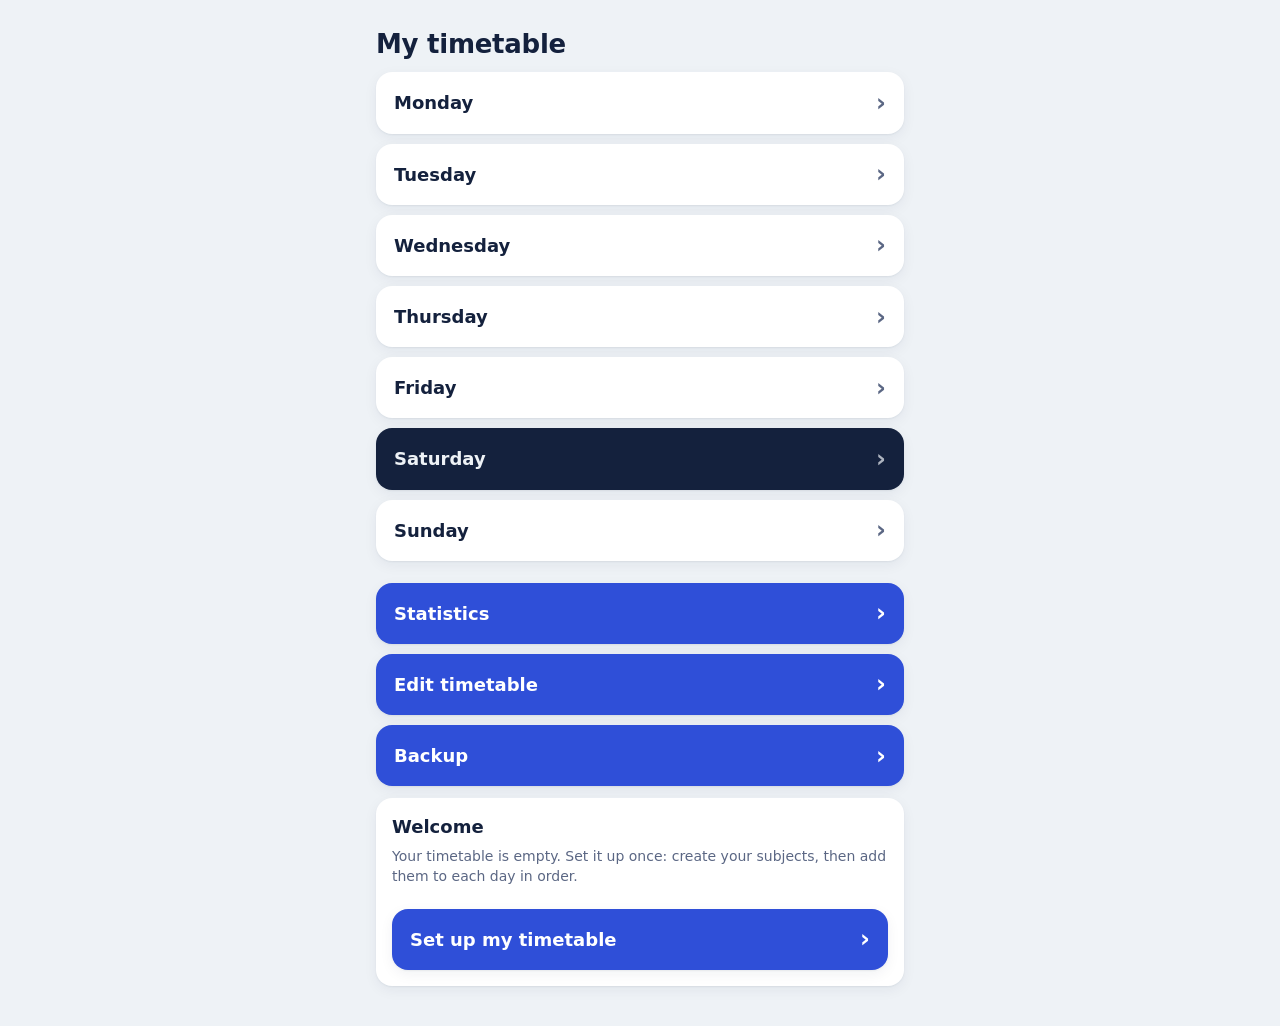
<file: index.html>
<!DOCTYPE html>
<html lang="en">
<head>
  <meta charset="utf-8">
  <meta name="viewport" content="width=device-width, initial-scale=1">
  <title>Attendance Tracker</title>
  <link rel="stylesheet" href="style1.css">

  <link rel="manifest" href="manifest.json">
<meta name="theme-color" content="#14213d">
<link rel="icon" href="icon-192.png">
<link rel="apple-touch-icon" href="icon-180.png">
<meta name="apple-mobile-web-app-capable" content="yes">
<meta name="mobile-web-app-capable" content="yes">
<meta name="apple-mobile-web-app-title" content="Attendance">

</head>
<body>
  <h1>My timetable</h1>
  <p id="backupNote" class="backup-note"></p>

  <a class="day" href="day.html?day=monday">Monday</a>
  <a class="day" href="day.html?day=tuesday">Tuesday</a>
  <a class="day" href="day.html?day=wednesday">Wednesday</a>
  <a class="day" href="day.html?day=thursday">Thursday</a>
  <a class="day" href="day.html?day=friday">Friday</a>
  <a class="day" href="day.html?day=saturday">Saturday</a>
  <a class="day" href="day.html?day=sunday">Sunday</a>

  <a class="day stats-link" href="statistics.html">Statistics</a>
  <a class="day stats-link" href="edit.html">Edit timetable</a>
  <a class="day stats-link" href="backup.html">Backup</a>

  <div id="welcome" class="subject" hidden>
  <div class="title">Welcome</div>
  <p class="hint">Your timetable is empty. Set it up once: create your subjects, then add them to each day in order.</p>
  <a class="day stats-link" href="edit.html">Set up my timetable</a>
</div>

  <script src="store.js"></script>
  <script>
    // highlight today
    const names = ["sunday","monday","tuesday","wednesday","thursday","friday","saturday"];
    const today = names[new Date().getDay()];
    const link = document.querySelector('a[href$="day=' + today + '"]');
    if (link) link.classList.add("today");

    const noteEl = document.getElementById("backupNote");

    if (namesInTimetable().length === 0) {
      // first run: show the welcome box, skip the backup reminder
      document.getElementById("welcome").hidden = false;
    } else {
      const age = backupAge();
      if (age === null) {
        noteEl.textContent = "No backup yet. Open Backup and make one.";
        noteEl.classList.add("bad");
      } else if (age > 7) {
        noteEl.textContent = "Your last backup was " + age + " days ago.";
        noteEl.classList.add("bad");
      }
    }
  </script>
</body>
</html>
</file>
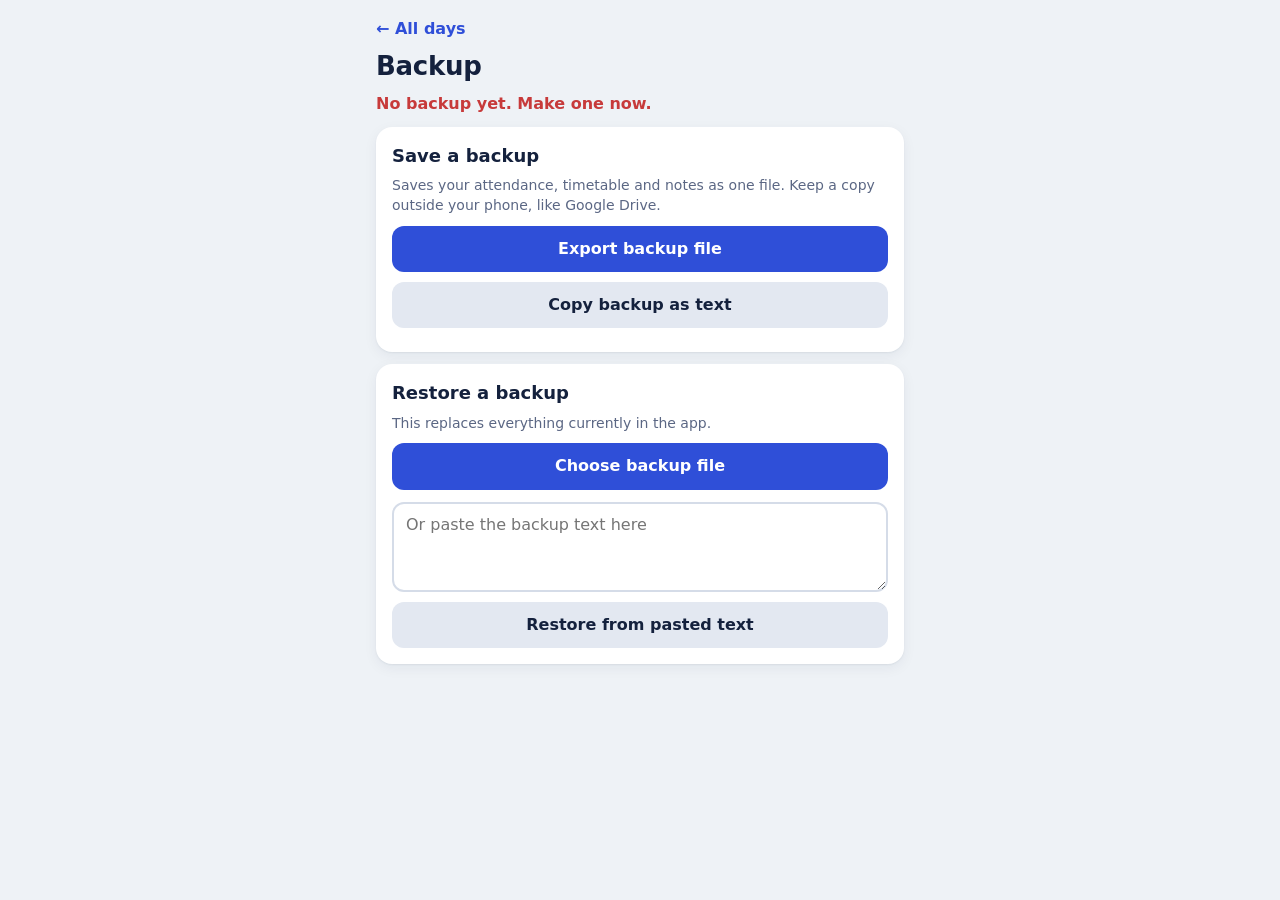
<file: backup.html>
<!DOCTYPE html>
<html lang="en">
<head>
  <meta charset="utf-8">
  <meta name="viewport" content="width=device-width, initial-scale=1">
  <title>Backup</title>
  <link rel="stylesheet" href="style1.css">

  <link rel="manifest" href="manifest.json">
<meta name="theme-color" content="#14213d">
<link rel="icon" href="icon-192.png">
<link rel="apple-touch-icon" href="icon-180.png">
<meta name="apple-mobile-web-app-capable" content="yes">
<meta name="mobile-web-app-capable" content="yes">
<meta name="apple-mobile-web-app-title" content="Attendance">

</head>
<body>
  <a class="back" href="index.html">← All days</a>
  <h1>Backup</h1>
  <p id="status" class="backup-status"></p>

  <div class="subject">
    <div class="title">Save a backup</div>
    <p class="hint">Saves your attendance, timetable and notes as one file. Keep a copy outside your phone, like Google Drive.</p>
    <button id="exportBtn" class="wide">Export backup file</button>
    <button id="copyBtn" class="wide soft">Copy backup as text</button>
    <p id="result" class="backup-status"></p>
  </div>

  <div class="subject">
    <div class="title">Restore a backup</div>
    <p class="hint">This replaces everything currently in the app.</p>
    <button id="importBtn" class="wide">Choose backup file</button>
    <input type="file" id="fileInput" hidden>
    <textarea id="pasteBox" placeholder="Or paste the backup text here"></textarea>
    <button id="pasteBtn" class="wide soft">Restore from pasted text</button>
  </div>

  <script src="store.js"></script>
  <script src="backup.js"></script>
</body>
</html>
</file>
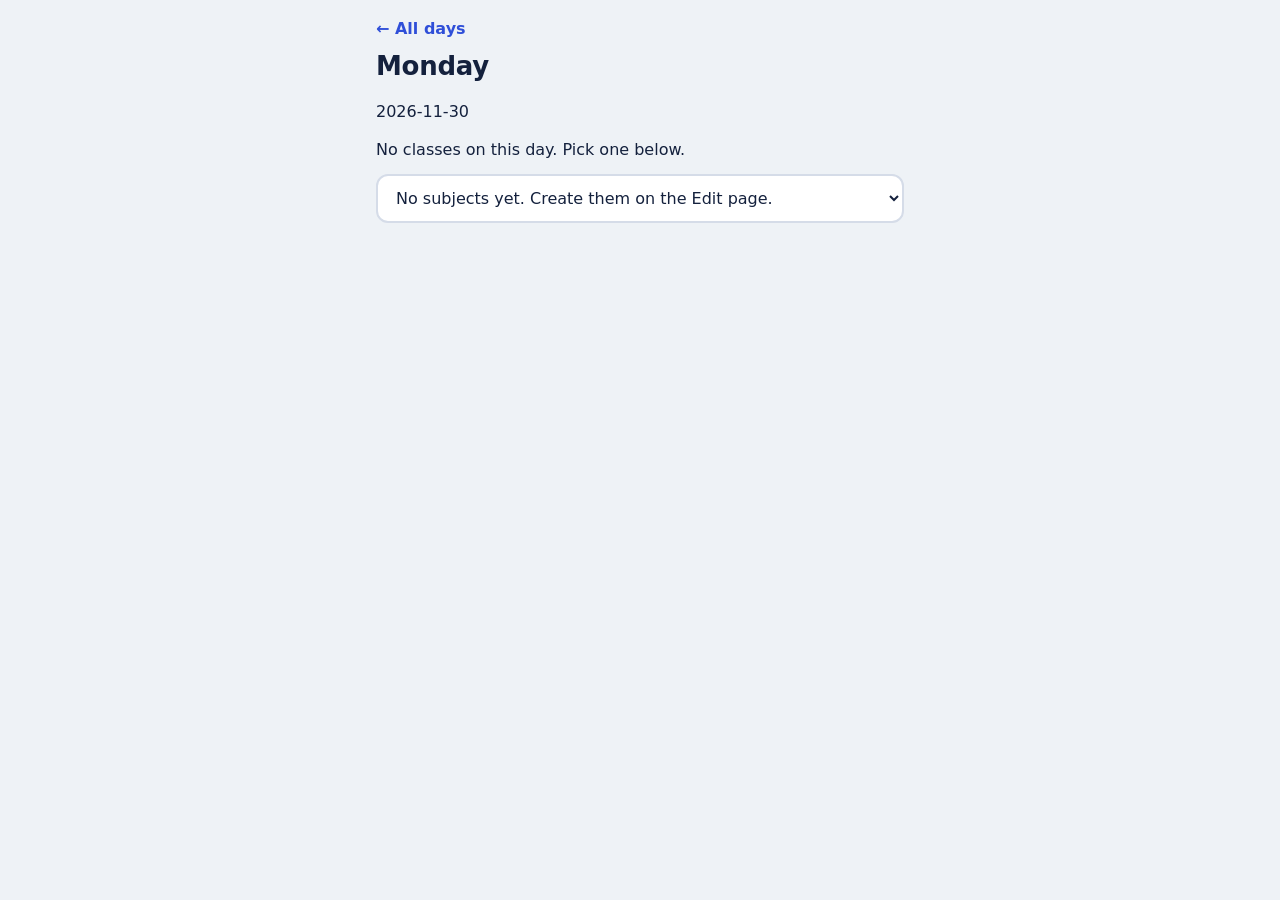
<file: day.html>
<!DOCTYPE html>
<html lang="en">
<head>
  <meta charset="utf-8">
  <meta name="viewport" content="width=device-width, initial-scale=1">
  <title>Day</title>
  <link rel="stylesheet" href="style1.css">

  <link rel="manifest" href="manifest.json">
<meta name="theme-color" content="#14213d">
<link rel="icon" href="icon-192.png">
<link rel="apple-touch-icon" href="icon-180.png">
<meta name="apple-mobile-web-app-capable" content="yes">
<meta name="mobile-web-app-capable" content="yes">
<meta name="apple-mobile-web-app-title" content="Attendance">

</head>
<body>
  <a class="back" href="index.html">← All days</a>
  <h1 id="dayTitle"></h1>
  <p id="dateText"></p>

  <div id="list"></div>

  <select id="subjectSelect"></select>

  <script src="store.js"></script>
  <script src="day.js"></script>
</body>
</html>
</file>
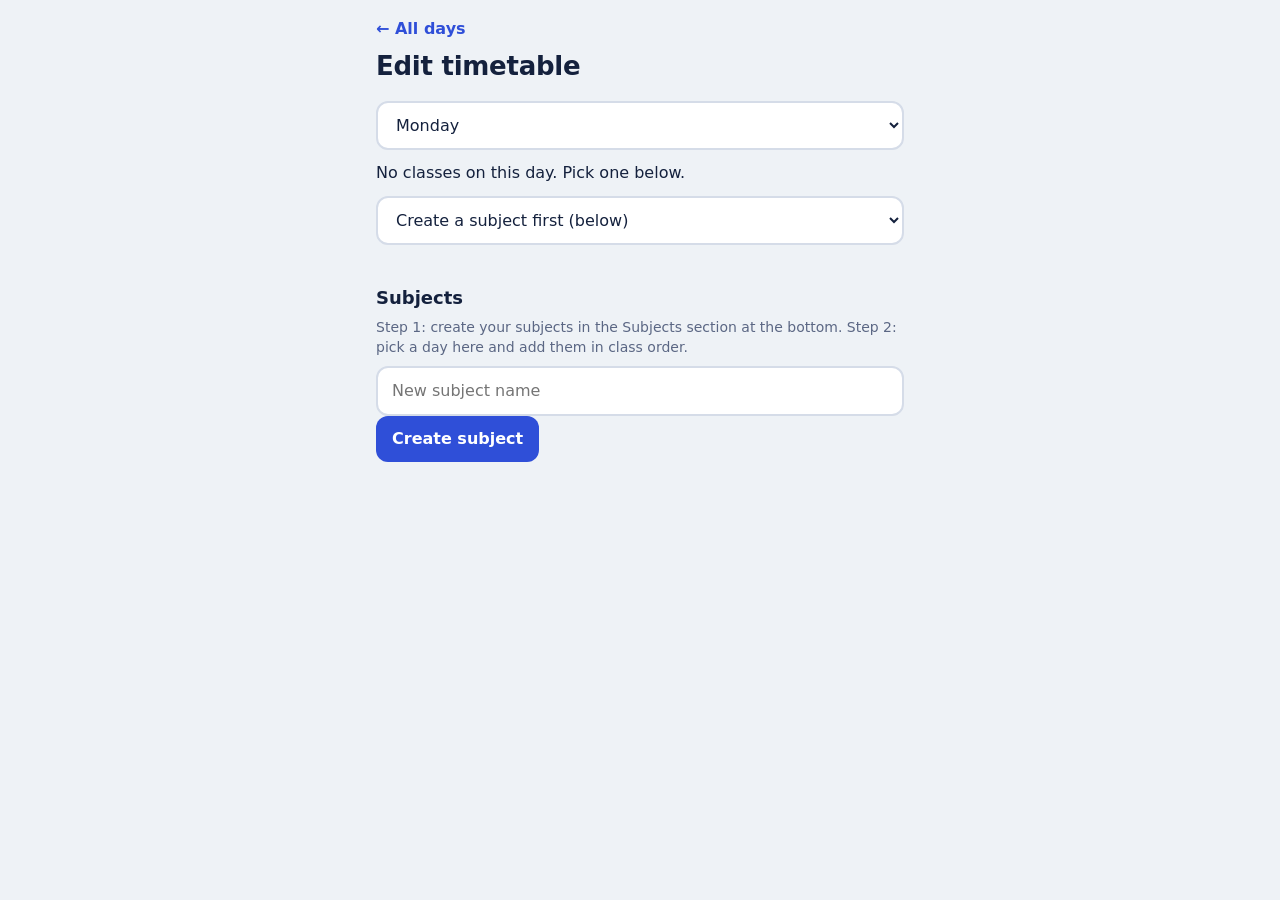
<file: edit.html>
<!DOCTYPE html>
<html lang="en">
<head>
  <meta charset="utf-8">
  <meta name="viewport" content="width=device-width, initial-scale=1">
  <title>Edit timetable</title>
  <link rel="stylesheet" href="style1.css">

  <link rel="manifest" href="manifest.json">
<meta name="theme-color" content="#14213d">
<link rel="icon" href="icon-192.png">
<link rel="apple-touch-icon" href="icon-180.png">
<meta name="apple-mobile-web-app-capable" content="yes">
<meta name="mobile-web-app-capable" content="yes">
<meta name="apple-mobile-web-app-title" content="Attendance">

</head>
<body>
  <a class="back" href="index.html">← All days</a>
  <h1>Edit timetable</h1>

  <select id="daySelect">
    <option value="monday">Monday</option>
    <option value="tuesday">Tuesday</option>
    <option value="wednesday">Wednesday</option>
    <option value="thursday">Thursday</option>
    <option value="friday">Friday</option>
    <option value="saturday">Saturday</option>
    <option value="sunday">Sunday</option>
  </select>

  <div id="list"></div>

  <select id="subjectSelect"></select>

  <h2>Subjects</h2>
  <p id="firstRun" class="hint" hidden>Step 1: create your subjects in the Subjects section at the bottom. Step 2: pick a day here and add them in class order.</p><input id="newSubject" placeholder="New subject name">
  <button id="addSubjectBtn">Create subject</button>
  <div id="subjectList"></div>

  <script src="store.js"></script>
  <script src="edit.js"></script>
</body>
</html>
</file>
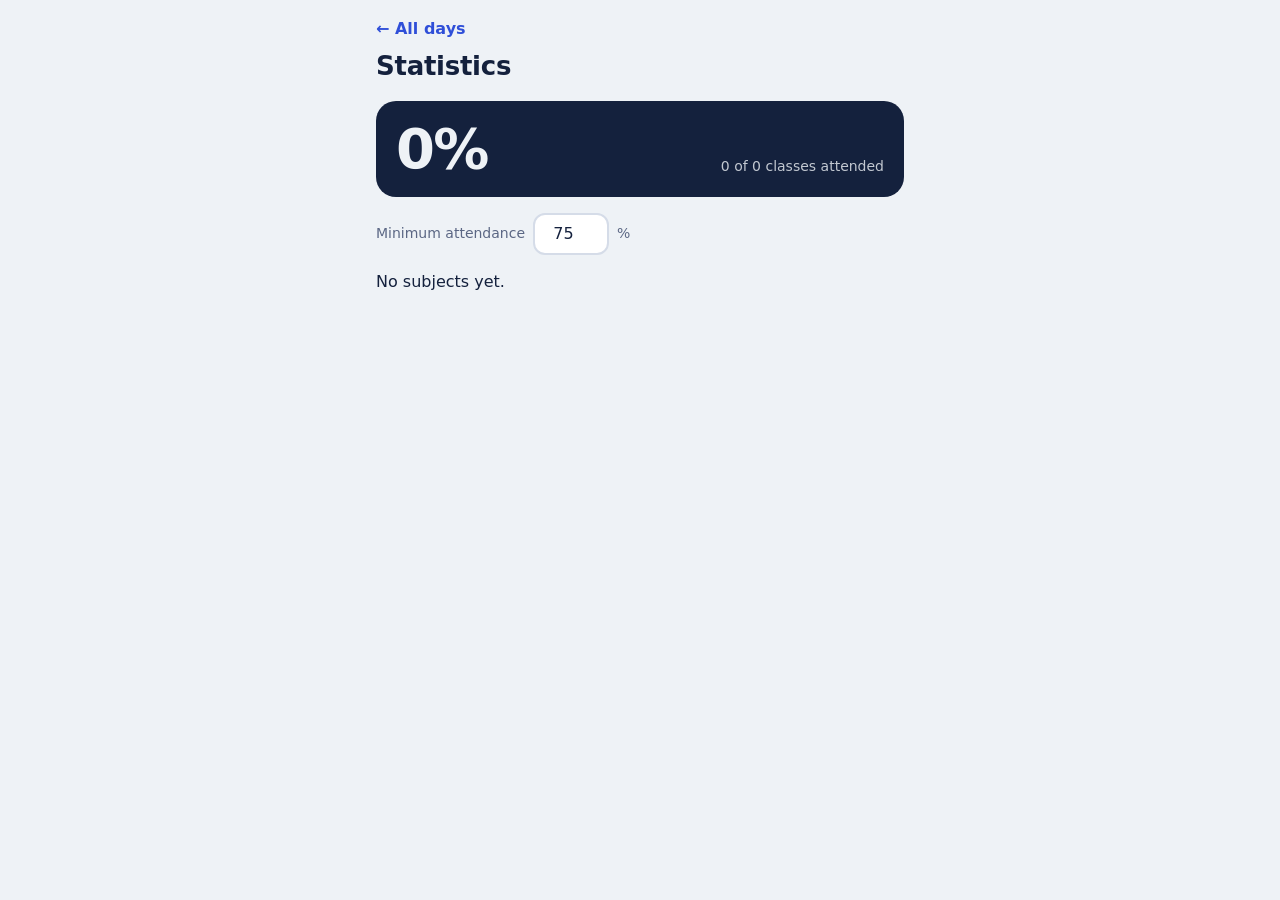
<file: statistics.html>
<!DOCTYPE html>
<html lang="en">
<head>
  <meta charset="utf-8">
  <meta name="viewport" content="width=device-width, initial-scale=1">
  <title>Statistics</title>
  <link rel="stylesheet" href="style1.css">

  <link rel="manifest" href="manifest.json">
<meta name="theme-color" content="#14213d">
<link rel="icon" href="icon-192.png">
<link rel="apple-touch-icon" href="icon-180.png">
<meta name="apple-mobile-web-app-capable" content="yes">
<meta name="mobile-web-app-capable" content="yes">
<meta name="apple-mobile-web-app-title" content="Attendance">

</head>
<body>
  <a class="back" href="index.html">← All days</a>
  <h1>Statistics</h1>

  <div class="overall">
    <div class="big" id="ovPct">0 %</div>
    <div class="meta" id="ovMeta"></div>
  </div>

<label class="target-row">Minimum attendance
  <input id="targetInput" type="number" min="1" max="99" step="1" inputmode="numeric">%
</label>

  <div id="list"></div>

  <script src="store.js"></script>
  <script src="stats.js"></script>
</body>
</html>
</file>
<file: style1.css>
/* ===== 1. COLORS: change these and the whole app changes ===== */
:root {
  --bg: #eef2f6;       /* page background */
  --card: #ffffff;     /* cards */
  --ink: #14213d;      /* main text */
  --mute: #5b6784;     /* grey text */
  --line: #d5dce8;     /* borders */
  --soft: #e3e8f1;    /* light buttons */
  --accent: #2f4fd8;   /* main blue */
  --ok: #1b8a5a;       /* green */
  --warn: #c27a00;     /* amber */
  --bad: #c73a3a;      /* red */
  --on: #ffffff;       /* text on colored buttons */
  --radius: 16px;
  --shadow: 0 1px 2px rgba(20, 33, 61, 0.06), 0 4px 14px rgba(20, 33, 61, 0.06);
}

@media (prefers-color-scheme: dark) {
  :root {
    --bg: #0e1424;
    --card: #171f35;
    --ink: #e8ecf6;
    --mute: #93a0c0;
    --line: #2a3554;
    --soft: #232d49;
    --accent: #7b93ff;
    --ok: #2fbf82;
    --warn: #e0a030;
    --bad: #f06060;
    --on: #0b1020;
    --shadow: none;
  }
}

/* ===== 2. BASE ===== */
* { box-sizing: border-box; }
html { background: var(--bg); }

body {
  max-width: 560px;
  margin: 0 auto;
  padding: calc(18px + env(safe-area-inset-top, 0px)) 16px calc(40px + env(safe-area-inset-bottom, 0px));
  background: var(--bg);
  color: var(--ink);
  font-family: system-ui, -apple-system, "Segoe UI", Roboto, sans-serif;
  line-height: 1.4;
}

h1 { font-size: 26px; font-weight: 800; letter-spacing: -0.01em; margin: 8px 0 4px; }
h2 { font-size: 18px; margin: 28px 0 6px; }

.back { display: inline-block; color: var(--accent); text-decoration: none; font-weight: 600; }
.hint { color: var(--mute); font-size: 14px; margin: 8px 0; }

/* ===== 3. INPUTS AND BUTTONS ===== */
input, select, button { font: inherit; }

input, select {
  width: 100%;
  font-size: 16px;          /* keep 16px+ so iPhones don't zoom in */
  padding: 12px 14px;
  border: 2px solid var(--line);
  border-radius: 12px;
  background: var(--card);
  color: var(--ink);
}
input:focus, select:focus { outline: none; border-color: var(--accent); }
select { margin: 12px 0; }

button {
  font-size: 16px;
  font-weight: 600;
  padding: 12px 16px;
  border: none;
  border-radius: 12px;
  background: var(--accent);
  color: var(--on);
  cursor: pointer;
  transition: transform 0.1s, opacity 0.15s;
}
button:active { transform: scale(0.97); }
button:disabled { opacity: 0.35; cursor: default; }

/* ===== 4. HOME PAGE (list of days) ===== */
.day {
  display: flex;
  justify-content: space-between;
  align-items: center;
  background: var(--card);
  color: var(--ink);
  padding: 18px;
  margin-top: 10px;
  border-radius: var(--radius);
  text-decoration: none;
  font-size: 18px;
  font-weight: 700;
  box-shadow: var(--shadow);
}
.day::after { content: "›"; color: var(--mute); font-size: 24px; line-height: 1; }
.day:active { transform: scale(0.98); }

.today { background: var(--ink); color: var(--bg); }
.today::after { color: var(--bg); opacity: 0.7; }

.stats-link { background: var(--accent); color: var(--on); margin-top: 22px; }
.stats-link::after { color: var(--on); }
.stats-link + .stats-link { margin-top: 10px; }

/* ===== 5. CARDS (day page and statistics) ===== */
.subject {
  background: var(--card);
  border-radius: var(--radius);
  padding: 16px;
  margin-top: 12px;
  box-shadow: var(--shadow);
}

.top { display: flex; justify-content: space-between; align-items: baseline; gap: 10px; margin-bottom: 6px; }
.title { font-weight: 800; font-size: 18px; overflow-wrap: anywhere; }
.count { color: var(--mute); font-size: 14px; }

.badge { font-size: 14px; font-weight: 700; padding: 3px 10px; border-radius: 12px; }
.s-none { background: var(--soft); color: var(--mute); }
.s-all  { background: var(--ok);   color: var(--on); }
.s-zero { background: var(--bad);  color: var(--on); }
.s-some { background: var(--warn); color: var(--on); }

.period { display: flex; align-items: center; gap: 8px; margin-top: 8px; }
.plabel { min-width: 58px; font-size: 14px; color: var(--mute); }

.present, .absent { flex: 1; padding: 12px; }
.present { background: var(--ok);  color: var(--on); }
.absent  { background: var(--bad); color: var(--on); }
.dim { opacity: 0.3; }

.ctl { display: flex; align-items: center; gap: 10px; margin-top: 14px; font-size: 14px; color: var(--mute); }
.ctl button { padding: 4px 14px; font-size: 18px; background: var(--soft); color: var(--ink); }
.ctl-n { font-weight: 700; color: var(--ink); min-width: 14px; text-align: center; }

.remove {
  display: block;
  margin-top: 12px;
  padding: 6px 0;
  background: none;
  color: var(--bad);
  font-size: 14px;
}

/* ===== 6. STATISTICS ===== */
.overall {
  background: var(--ink);
  color: var(--bg);
  border-radius: 20px;
  padding: 20px;
  display: flex;
  justify-content: space-between;
  align-items: flex-end;
  margin: 16px 0;
}
.big { font-size: 56px; font-weight: 800; line-height: 1; letter-spacing: -0.03em; }
.meta { font-size: 14px; opacity: 0.8; text-align: right; }

.pct { font-size: 24px; font-weight: 800; }
.bar { position: relative; height: 12px; background: var(--soft); border-radius: 6px; margin: 10px 0 8px; }
.fill { height: 100%; border-radius: 6px; }
.tick { position: absolute; top: -4px; bottom: -4px; width: 2px; background: var(--ink); }
.msg { margin: 0; font-weight: 600; }

.ok { color: var(--ok); }
.warn { color: var(--warn); }
.bad { color: var(--bad); }
.bg-ok { background: var(--ok); }
.bg-warn { background: var(--warn); }
.bg-bad { background: var(--bad); }

.details-btn { display: block; width: 100%; margin-top: 12px; background: var(--soft); color: var(--ink); }
.del-subject { display: block; width: 100%; margin-top: 8px; background: none; color: var(--bad); font-weight: 600; }

/* ===== 7. CALENDAR ===== */
.cal-head { display: flex; justify-content: space-between; align-items: center; margin: 14px 0 8px; font-weight: 700; }
.cal-head button { padding: 6px 14px; background: var(--soft); color: var(--ink); }

.cal-grid { display: grid; grid-template-columns: repeat(7, 34px); justify-content: space-between; row-gap: 8px; }
.dow { text-align: center; font-size: 12px; color: var(--mute); }

.cell {
  width: 34px;
  height: 34px;
  display: flex;
  flex-direction: column;
  align-items: center;
  justify-content: center;
  line-height: 1.1;
  border-radius: 50%;
  border: 1px solid var(--line);
  font-size: 13px;
  padding: 0;
  background: transparent;
  color: var(--ink);
}
.cell small { font-size: 9px; line-height: 1; }
.cell.empty { border: none; }
.cell.future { opacity: 0.35; }
.c-p { background: var(--ok);   border-color: var(--ok);   color: var(--on); }
.c-a { background: var(--bad);  border-color: var(--bad);  color: var(--on); }
.c-m { background: var(--warn); border-color: var(--warn); color: var(--on); }

.cell.has-note { position: relative; }
.cell.has-note::after {
  content: "";
  position: absolute;
  top: 1px;
  right: 1px;
  width: 8px;
  height: 8px;
  border-radius: 50%;
  background: #f0b13c;
  border: 1px solid var(--card);
}

.cal-sum { color: var(--mute); font-size: 14px; margin: 10px 0 0; }
.cal-note { margin: 6px 0 0; font-size: 14px; }

/* ===== 8. POPUP ===== */
.modal-back {
  position: fixed;
  inset: 0;
  background: rgba(0, 0, 0, 0.5);
  display: flex;
  align-items: center;
  justify-content: center;
  padding: 16px;
  z-index: 10;
}
.modal { background: var(--card); border-radius: 20px; padding: 18px; width: 100%; max-width: 420px; max-height: 90vh; overflow: auto; }
.modal-title { margin: 0 0 12px; font-weight: 700; font-size: 18px; text-align: center; }
.modal-title small { color: var(--mute); font-weight: 400; font-size: 14px; }
.del-warn { margin: 0 0 12px; font-size: 15px; }

.modal-btn { display: block; width: 100%; margin-top: 8px; padding: 14px; }
.m-p { background: var(--ok);  color: var(--on); }
.m-n { background: var(--mute); color: var(--on); }
.m-a { background: var(--bad); color: var(--on); }
.modal-btn.current { outline: 3px solid var(--ink); outline-offset: 2px; }
.modal-cancel { display: block; width: 100%; margin-top: 12px; background: none; color: var(--mute); }

.m-row { display: flex; align-items: center; gap: 8px; margin-top: 8px; }
.m-row .modal-btn { flex: 1; width: auto; margin-top: 0; padding: 12px; }

.note-wrap { margin-top: 14px; }
.note-input { padding: 8px 10px; border-radius: 8px; }
.note-count { display: block; text-align: right; font-size: 12px; color: var(--mute); margin-top: 4px; }

/* ===== 9. EDIT TIMETABLE ===== */
.edit-row { display: flex; gap: 6px; margin-top: 8px; }
.edit-row input { flex: 1; min-width: 0; width: auto; }
.edit-row button { padding: 10px 12px; background: var(--soft); color: var(--ink); }
.edit-row button:disabled { opacity: 0.3; }
.edit-row .del { background: var(--bad); color: var(--on); }

.subj-row {
  display: flex;
  justify-content: space-between;
  align-items: center;
  background: var(--card);
  border-radius: 12px;
  padding: 8px 8px 8px 14px;
  margin-top: 6px;
  box-shadow: var(--shadow);
}
.subj-row button { padding: 8px 12px; background: var(--bad); color: var(--on); }

.wide { display: block; width: 100%; margin-top: 10px; }
.soft { background: var(--soft); color: var(--ink); }

textarea {
  display: block;
  width: 100%;
  min-height: 90px;
  margin-top: 12px;
  padding: 10px 12px;
  font: inherit;
  font-size: 16px;
  border: 2px solid var(--line);
  border-radius: 12px;
  background: var(--card);
  color: var(--ink);
  resize: vertical;
}
textarea:focus { outline: none; border-color: var(--accent); }

.backup-status { font-weight: 700; margin: 8px 0; }
.backup-note { margin: 8px 0; font-weight: 600; }
.backup-note:empty { display: none; }

.target-row {
  display: flex;
  align-items: center;
  gap: 8px;
  margin: 0 0 4px;
  color: var(--mute);
  font-size: 14px;
}
.target-row input { width: 76px; padding: 8px 10px; text-align: center; }
</file>
